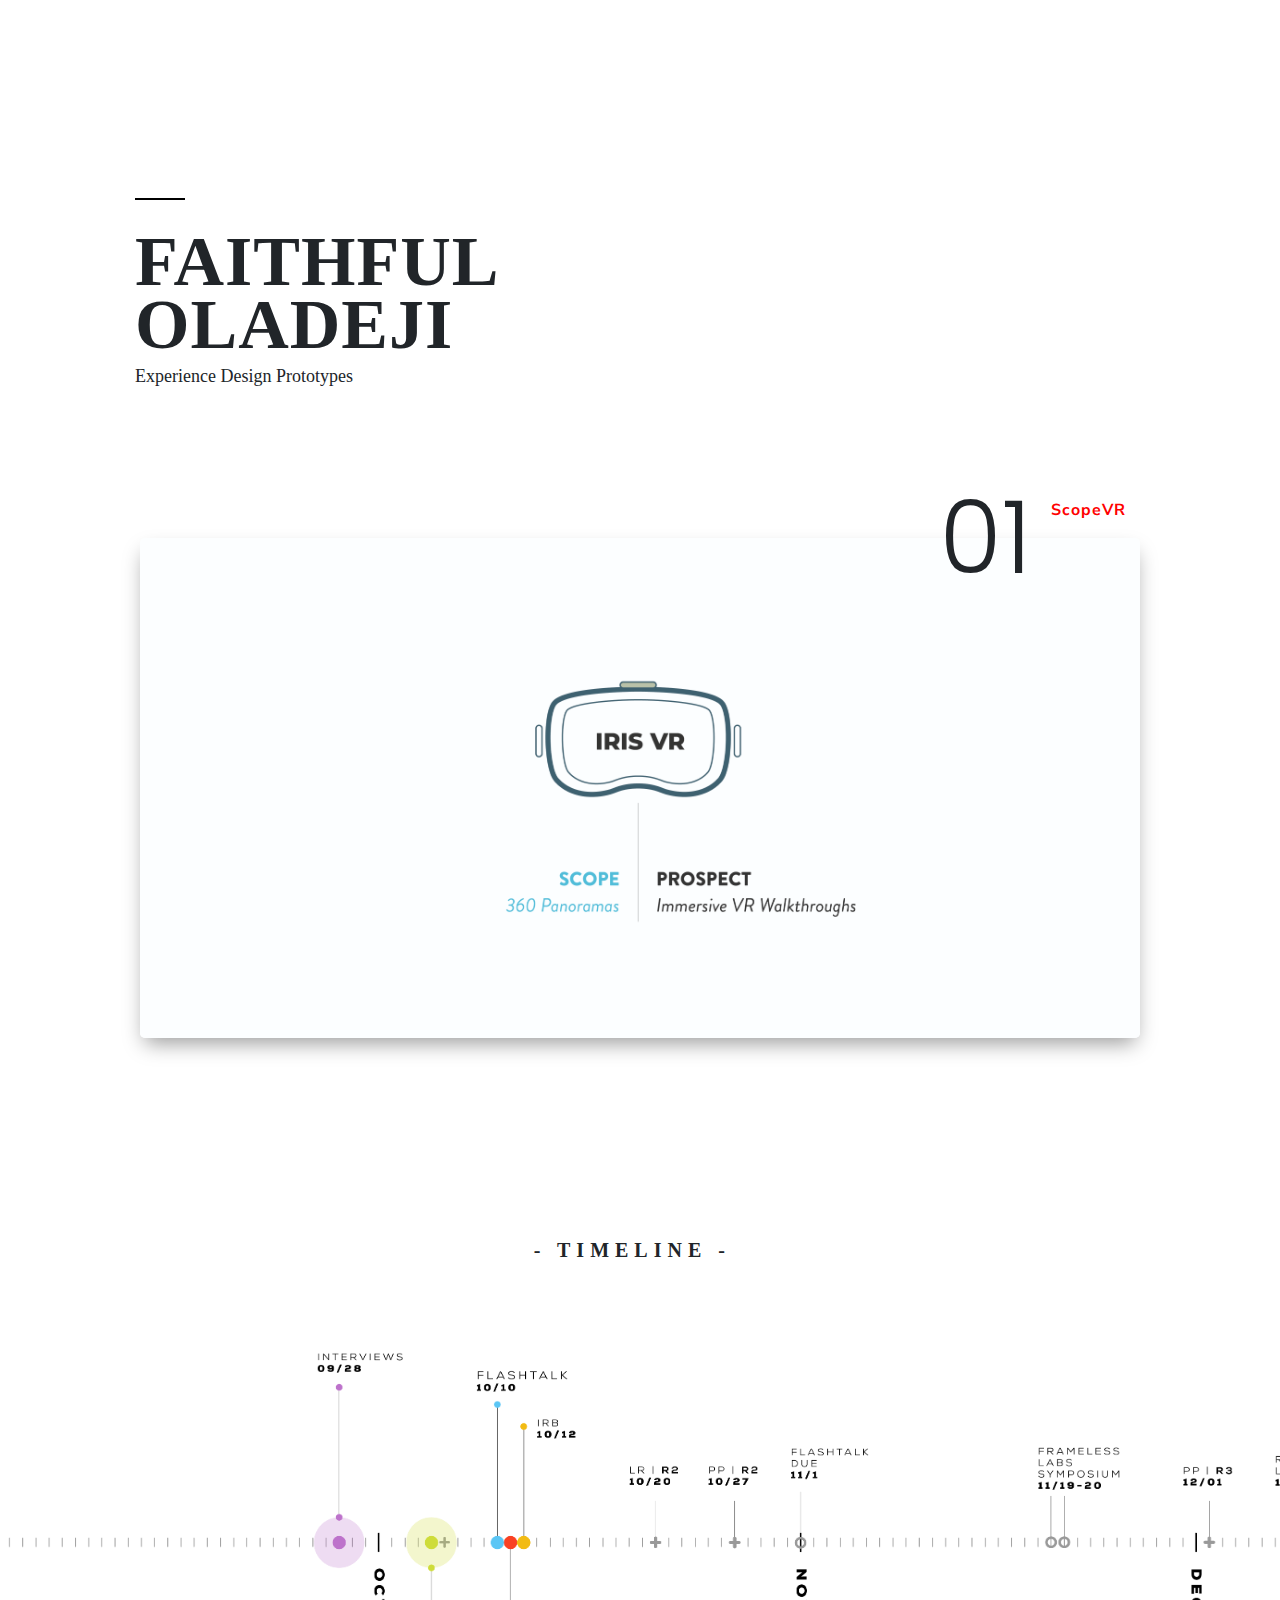
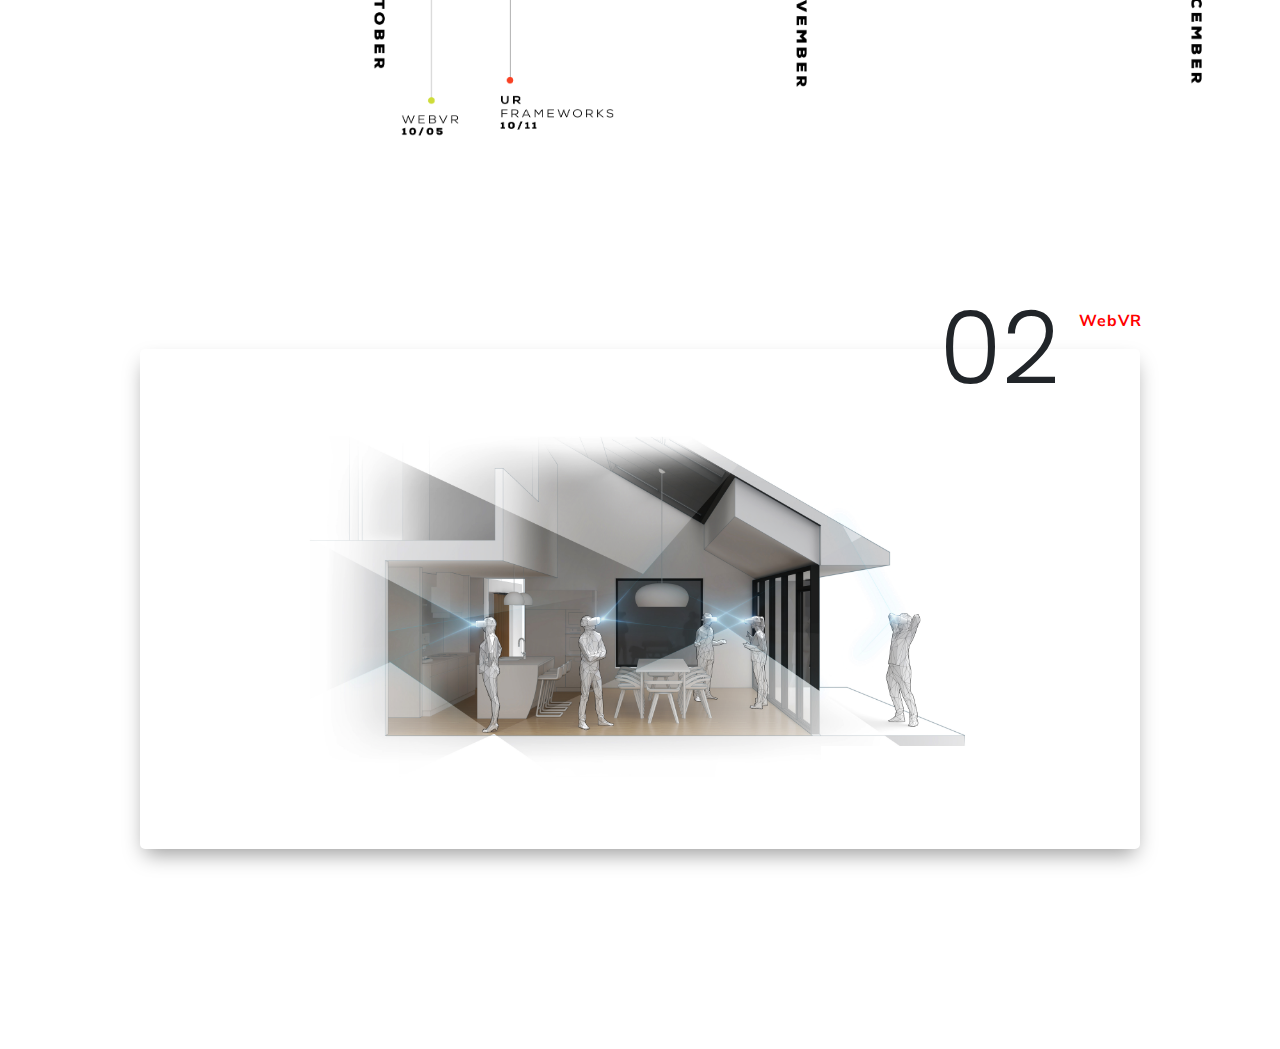
<file: index.html>
<!DOCTYPE html>
<html>

<head>
    <!-- Library -->
    <link rel="stylesheet" href="https://stackpath.bootstrapcdn.com/bootstrap/4.4.1/css/bootstrap.min.css" integrity="sha384-Vkoo8x4CGsO3+Hhxv8T/Q5PaXtkKtu6ug5TOeNV6gBiFeWPGFN9MuhOf23Q9Ifjh" crossorigin="anonymous" href="style.css">
    <link href="https://fonts.googleapis.com/css?family=Montserrat:700|Nunito+Sans&display=swap" rel="stylesheet">
    <link href="https://fonts.googleapis.com/css2?family=Poppins:ital,wght@0,100;0,200;0,300;0,400;0,500;0,600;0,700;0,800;0,900;1,100;1,200;1,300;1,400;1,600;1,700;1,800;1,900&display=swap" rel="stylesheet">
    <script src="https://code.jquery.com/jquery-3.4.1.slim.min.js" integrity="sha384-J6qa4849blE2+poT4WnyKhv5vZF5SrPo0iEjwBvKU7imGFAV0wwj1yYfoRSJoZ+n" crossorigin="anonymous"></script>
    <script src="https://cdn.jsdelivr.net/npm/popper.js@1.16.0/dist/umd/popper.min.js" integrity="sha384-Q6E9RHvbIyZFJoft+2mJbHaEWldlvI9IOYy5n3zV9zzTtmI3UksdQRVvoxMfooAo" crossorigin="anonymous"></script>
    <script src="https://stackpath.bootstrapcdn.com/bootstrap/4.4.1/js/bootstrap.min.js" integrity="sha384-wfSDF2E50Y2D1uUdj0O3uMBJnjuUD4Ih7YwaYd1iqfktj0Uod8GCExl3Og8ifwB6" crossorigin="anonymous"></script>
    <!--    <link rel="stylesheet" href="/style.css">-->
</head>

<body>


    <!-- Container -->

    <div class="container">

        <!-- Start ROW 1 -->

        <div class="row1" style="padding-left: 50px">
            <div class="col-md-6" style="padding: 0px">
                <div class="top-line" style="position: static; 
    border-bottom: 2.5px solid #000; 
    height: 200px; 
    width: 50px"></div>
                <H1 style="letter-spacing: 1px; font-size:70px;font-weight:800;font-family: 'nexa';
    line-height: 0.9;
    margin-top: 30px;
    margin-bottom:10px">FAITHFUL OLADEJI</H1>

                <H3 style="font-family:'nexa'; 
    font-size:18px; margin-bottom:150px; 
    font-weight: 300"> Experience Design Prototypes </H3>

            </div>
        </div>



        
        
        
        
        <div class="row justify-content-center">

            <!-- VR Prototype 1 -->

            <div class="background-image1" style="width: 1000px;
    height: 500px;
    background-image: url(backgroundImages/scopeVR.png);
    background-size: 100%;
    background-repeat: no-repeat, repeat;
    background-position: center;
    border-radius: 5px;
    margin-bottom: 200px; 
    box-shadow: 0px 10px 20px -5px rgba(0, 0, 0, 0.4)">
                <div class="project-number-holder" style="position: relative ; bottom: auto; display: flex; margin-top:-60px; margin-right:40px">
                    <div class="project-number" style="font-family: 'Poppins', sans-serif; font-size: 100px; line-height: 120px; font-weight: 300; display: block; padding-right: 20px; margin-left: 800px">01</div>


                    <a href="../thesisprototypes/scopeVR/index.html" class="project-type" style="font-family:'Nunito Sans';display:inline-block; margin-top: 20px; margin-right: 4px; font-weight: 700; letter-spacing: 1px; font-size: 16px; color: red">ScopeVR</a>

                </div>
            </div>
            
            
            
            
            <!-- TIMELINE -->
        
         <!-- ROW 1  -->

        
            <div class="row"  >
                <H1 style="width: 99%;text-align: center; margin-bottom: 90px; font-family: nexa; font-size: 20px;font-weight: 600; letter-spacing: 6px"> - TIMELINE -</H1>
        
                <div class="col" style="margin-bottom: 200px">
    <img src="/backgroundImages/timeline.png" style="width:1500px">
  </div>
            </div>
   
        
    <!-- TIMELINE ENDS -->
        

            <!-- VR Prototype 2 -->

            <div class="background-image2" style="background-image: url(backgroundImages/webVR.jpg); 
    width:1000px; 
    height: 500px; 
    background-size: 80%; 
    background-repeat: no-repeat, repeat;
    background-position: center;
    border-radius: 5px; 
    margin-bottom: 200px; 
    box-shadow: 0px 10px 20px -5px rgba(0, 0, 0, 0.4);">
                <div class="project-number-holder" style="position: relative; bottom: auto; display: flex; margin-top:-60px; margin-right:40px">
                    <div class="project-number" style="font-family:'Poppins', sans-serif; font-size: 100px; line-height: 120px; font-weight: 300; display: block; padding-right: 20px; margin-left: 800px">02</div>

                    <a href="../thesisprototypes/webVR/index.html" class="project-type" style="font-family:'Nunito Sans';display:inline-block; margin-top: 20px; margin-right: 4px; font-weight: 700; letter-spacing: 1px; font-size: 16px; color: red">WebVR</a>

                </div>
            </div>


        </div>
    </div>
</body></html>
</file>
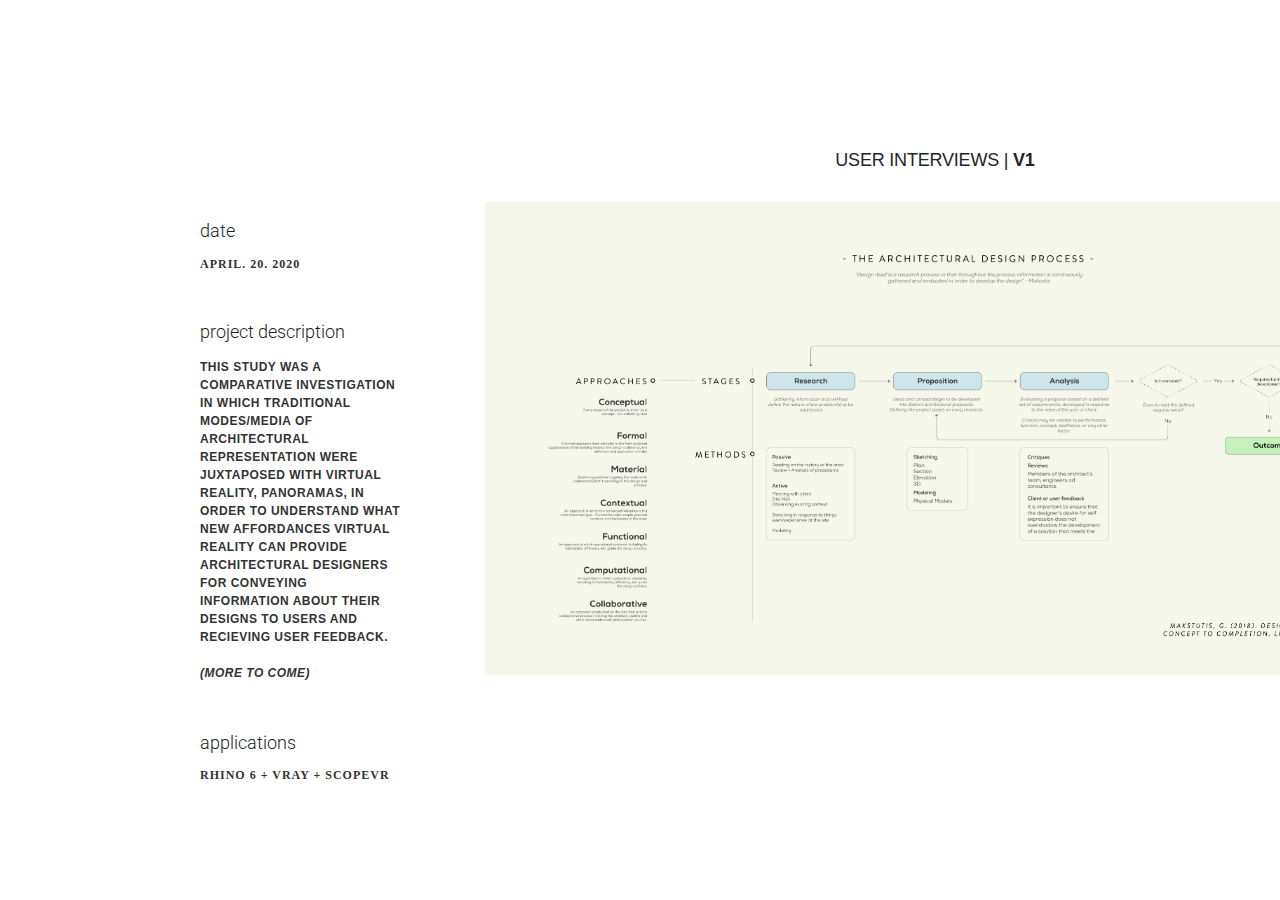
<file: ucpadp/index.html>
<html>

<head>

    <meta charset="UTF-8">

    <!--- Libraries --->


    <!-- css style -->
    <link rel="stylesheet" href="../ucpadp/css/style.css">

    <!-- bootstrap style -->
    <link rel="stylesheet" href="https://stackpath.bootstrapcdn.com/bootstrap/4.4.1/css/bootstrap.min.css" integrity="sha384-Vkoo8x4CGsO3+Hhxv8T/Q5PaXtkKtu6ug5TOeNV6gBiFeWPGFN9MuhOf23Q9Ifjh" crossorigin="anonymous">
    <script src="https://code.jquery.com/jquery-3.4.1.slim.min.js" integrity="sha384-J6qa4849blE2+poT4WnyKhv5vZF5SrPo0iEjwBvKU7imGFAV0wwj1yYfoRSJoZ+n" crossorigin="anonymous"></script>
    <script src="https://cdn.jsdelivr.net/npm/popper.js@1.16.0/dist/umd/popper.min.js" integrity="sha384-Q6E9RHvbIyZFJoft+2mJbHaEWldlvI9IOYy5n3zV9zzTtmI3UksdQRVvoxMfooAo" crossorigin="anonymous"></script>
    <script src="https://stackpath.bootstrapcdn.com/bootstrap/4.4.1/js/bootstrap.min.js" integrity="sha384-wfSDF2E50Y2D1uUdj0O3uMBJnjuUD4Ih7YwaYd1iqfktj0Uod8GCExl3Og8ifwB6" crossorigin="anonymous"></script>


    <!-- fonts -->
    <link href="https://fonts.googleapis.com/css2?family=Roboto:ital,wght@0,100;0,300;0,400;0,500;0,700;0,900;1,100;1,300;1,400;1,500;1,700;1,900&display=swap" rel="stylesheet">
</head>



<body>
    <div class="container-fluid" style="padding-left:200px;padding-right:210px">

        <!-- ROW 1  -->
        <div class="row" style="margin-top: 70px">

            <!-- Column 1  -->

            <div class="col-md-4">


                <H5 class="date-label">date</H5>

                <H5 class="date">APRIL. 20. 2020</H5>

                <H5 class="project-description">project description</H5>

                <p>THIS STUDY WAS A COMPARATIVE INVESTIGATION IN WHICH TRADITIONAL MODES/MEDIA OF ARCHITECTURAL REPRESENTATION WERE JUXTAPOSED WITH VIRTUAL REALITY, PANORAMAS, IN ORDER TO UNDERSTAND WHAT NEW AFFORDANCES VIRTUAL REALITY CAN PROVIDE ARCHITECTURAL DESIGNERS FOR CONVEYING INFORMATION ABOUT THEIR DESIGNS TO USERS AND RECIEVING USER FEEDBACK. <br><br> <em>(MORE TO COME)</em></p>

                <H5 class="programs-label">applications</H5>

                <H5 class="programs">RHINO 6 + VRAY + SCOPEVR</H5>

            </div>

            <!-- Column 2  -->

            <div class="col-md-8">
                <div class="row" style="justify-content: center; width: 900px">
                    <H1 class="title"> USER INTERVIEWS | <strong> V1</strong> </H1>
                </div>


                <!-- Illustration -->
                <div class="Row">
                    <!-- Images used to open the lightbox -->
                    <div class="column">
                        <img src="img1.jpg" style="width: inherit"onclick="openModal();currentSlide(1)" class="hover-shadow">
                    </div>
<!--
                    <div class="column">
                        <img src="img2.jpg" onclick="openModal();currentSlide(2)" class="hover-shadow">
                    </div>
                    <div class="column">
                        <img src="img3.jpg" onclick="openModal();currentSlide(3)" class="hover-shadow">
                    </div>
-->

                </div>
                <!-- The Modal/Lightbox -->
                <div id="myModal" class="modal">
                    <span class="close cursor" onclick="closeModal()">&times;</span>
                    <div class="modal-content">

                        <div class="mySlides">
                            <div class="numbertext">1 / 4</div>
                            <img src="img1_wide.jpg" style="width:100%">
                        </div>
<!--

                        <div class="mySlides">
                            <div class="numbertext">2 / 4</div>
                            <img src="img2_wide.jpg" style="width:100%">
                        </div>

                        <div class="mySlides">
                            <div class="numbertext">3 / 4</div>
                            <img src="img3_wide.jpg" style="width:100%">
                        </div>
-->


                        <!-- Next/previous controls -->
<!--
                        <a class="prev" onclick="plusSlides(-1)">&#10094;</a>
                        <a class="next" onclick="plusSlides(1)">&#10095;</a>
-->

                        <!-- Caption text -->
                        <div class="caption-container">
                            <p id="caption"></p>
                        </div>

                        <!-- Thumbnail image controls -->
<!--
                        <div class="column">
                            <img class="demo" src="img1.jpg" onclick="currentSlide(1)" alt="Nature">
                        </div>

                        <div class="column">
                            <img class="demo" src="img2.jpg" onclick="currentSlide(2)" alt="Snow">
                        </div>

                        <div class="column">
                            <img class="demo" src="img3.jpg" onclick="currentSlide(3)" alt="Mountains">
                        </div>
-->

                    </div>
                </div>

                <!-- End Illustration -->

            </div>
        </div>
    </div>

    <script src="src/index.js"></script>
    <!--- Links HTML to Javascript Code --->

</body></html>
</file>
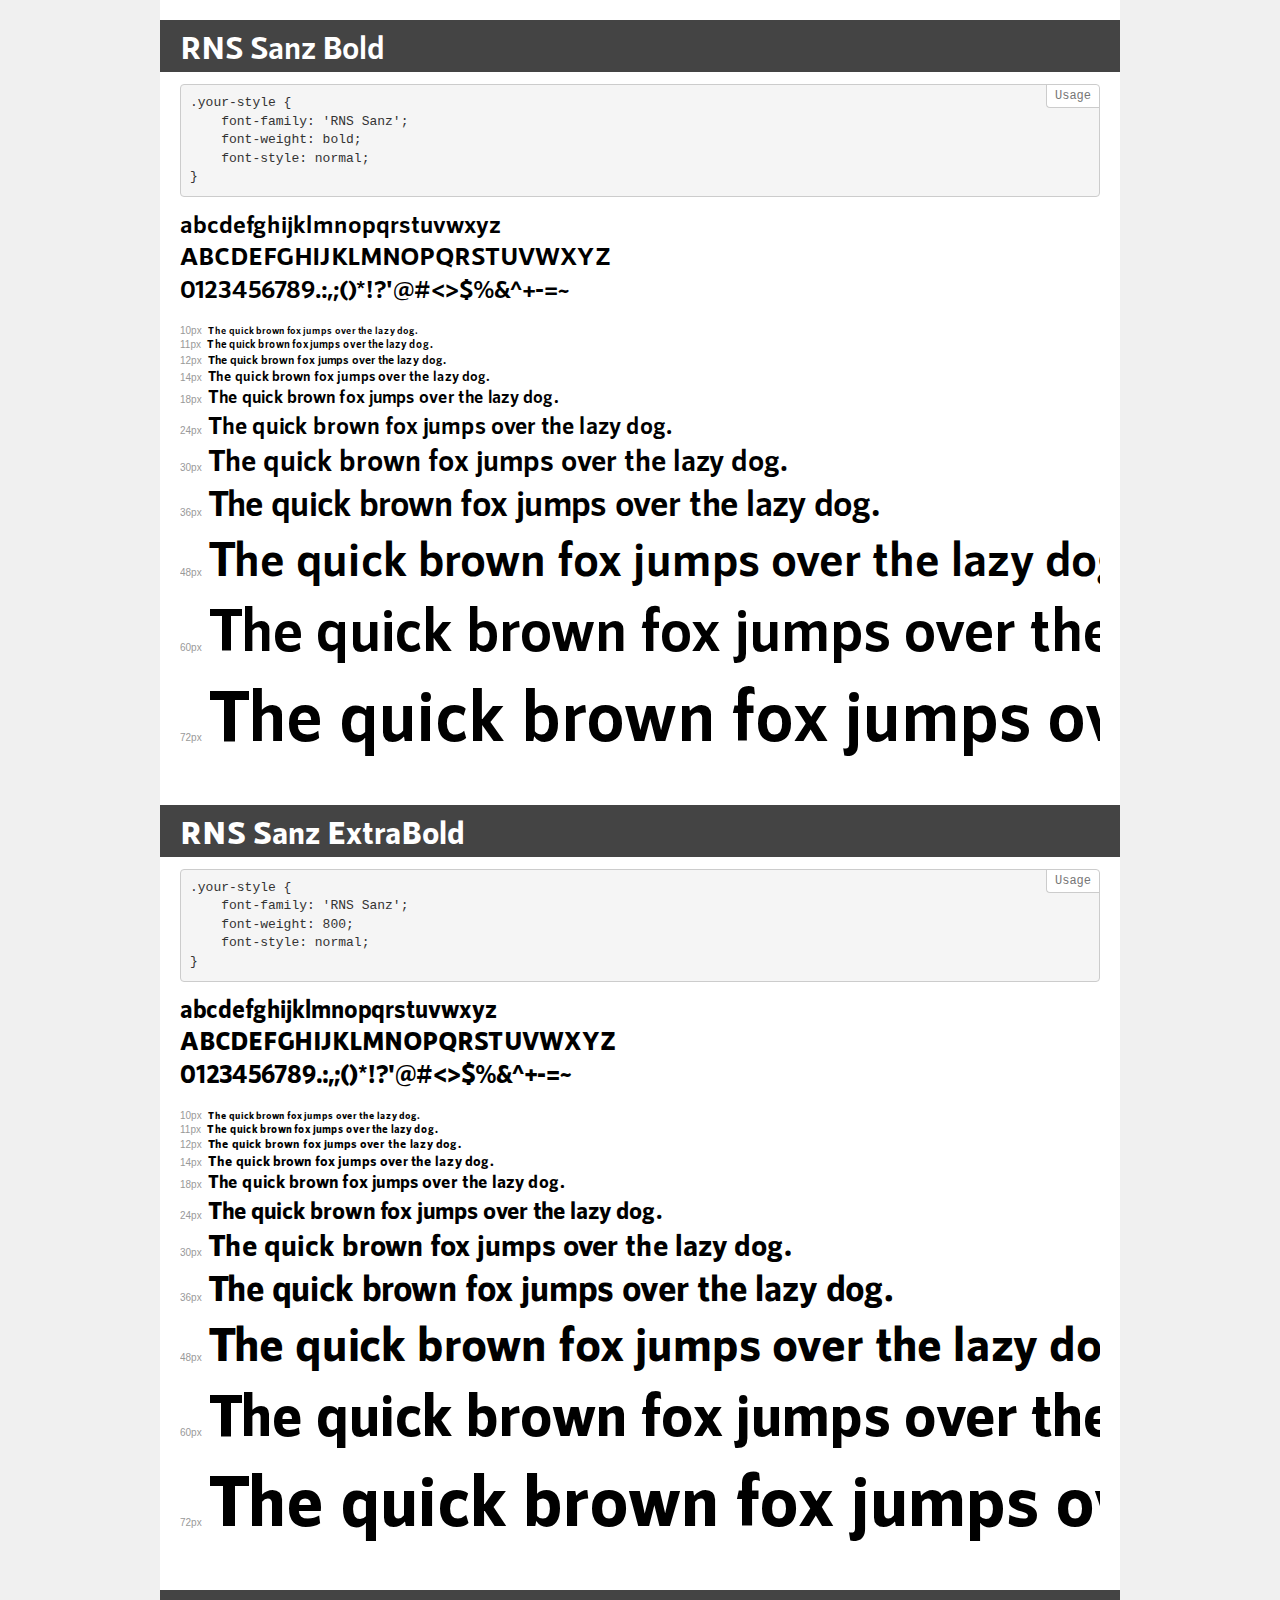
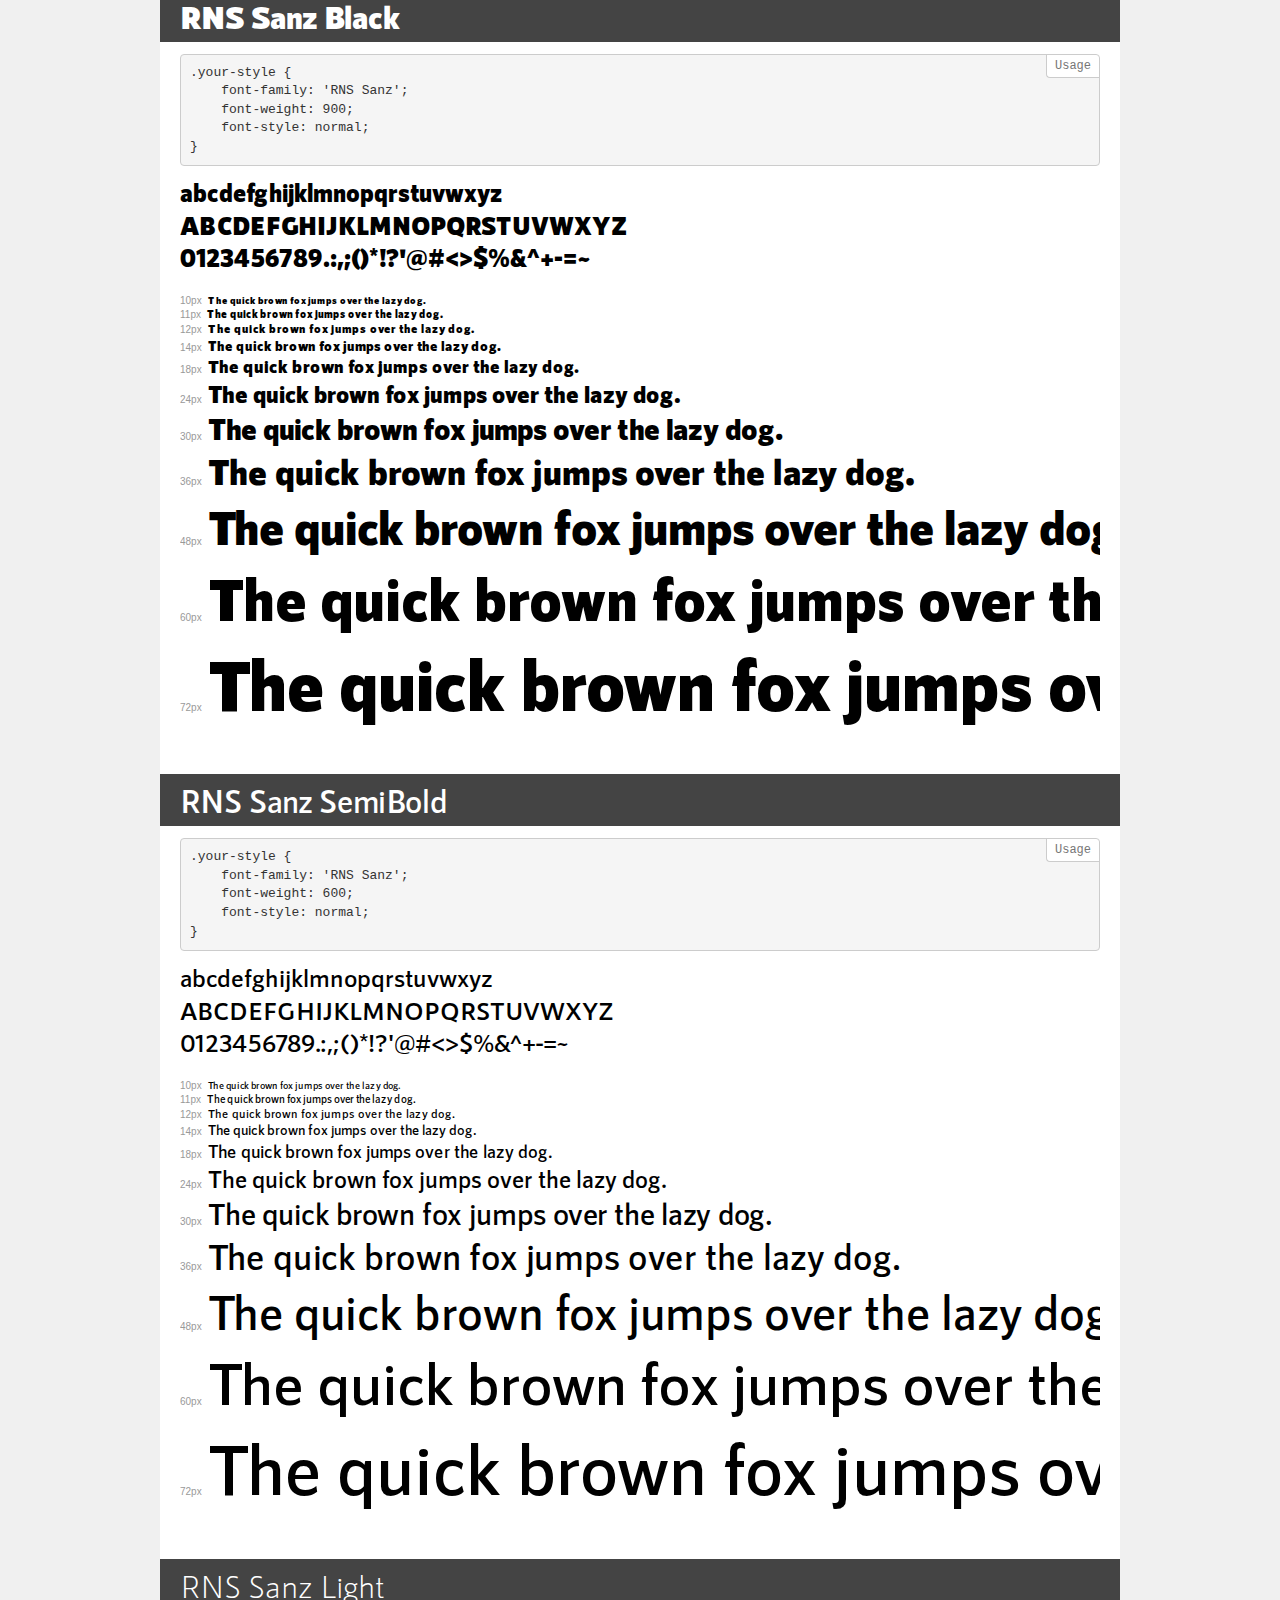
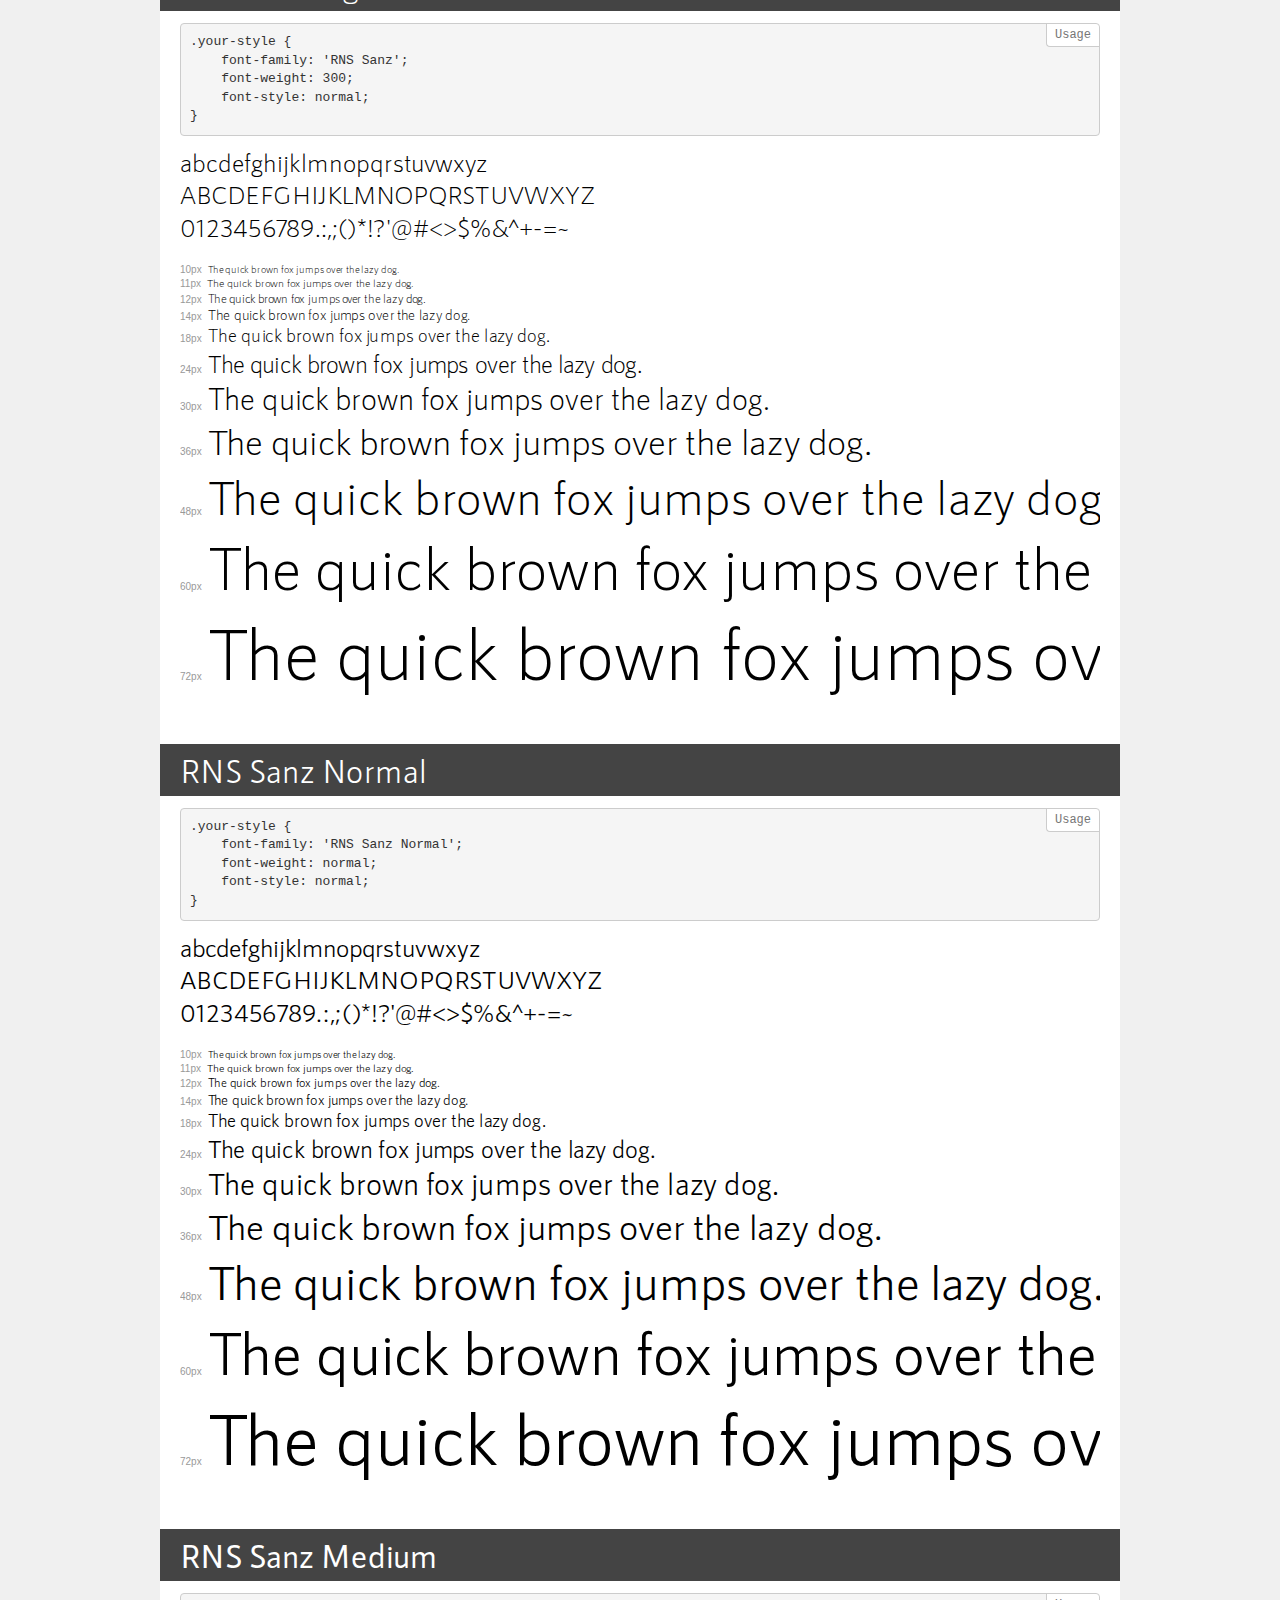
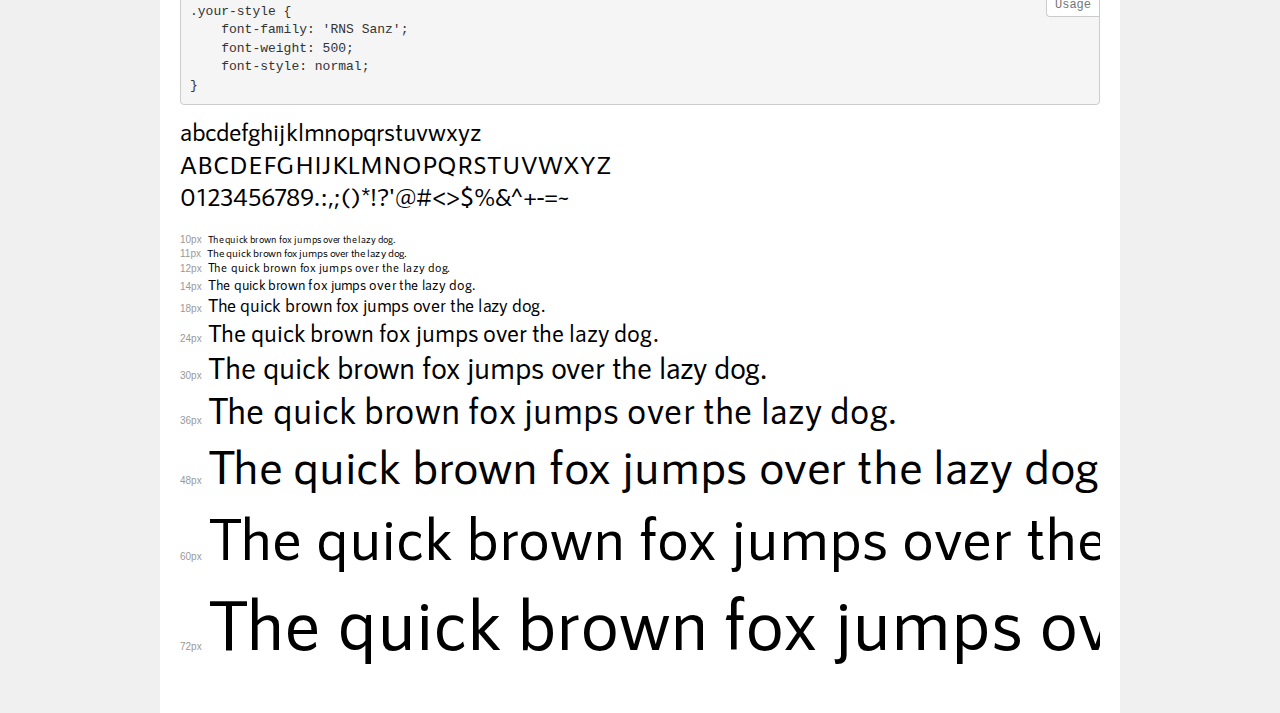
<file: scopeVR/fonts/RNSSanz/demo.html>
<!DOCTYPE html>
<html lang="en">
<head>
    <meta charset="utf-8">
    <meta http-equiv="X-UA-Compatible" content="IE=edge">
    <meta name="viewport" content="width=device-width, initial-scale=1">
    <meta name="robots" content="noindex, noarchive">
    <meta name="format-detection" content="telephone=no">
    <title>Transfonter demo</title>
    <link href="stylesheet.css" rel="stylesheet">
    <style>
        /*
        http://meyerweb.com/eric/tools/css/reset/
        v2.0 | 20110126
        License: none (public domain)
        */
        html, body, div, span, applet, object, iframe,
        h1, h2, h3, h4, h5, h6, p, blockquote, pre,
        a, abbr, acronym, address, big, cite, code,
        del, dfn, em, img, ins, kbd, q, s, samp,
        small, strike, strong, sub, sup, tt, var,
        b, u, i, center,
        dl, dt, dd, ol, ul, li,
        fieldset, form, label, legend,
        table, caption, tbody, tfoot, thead, tr, th, td,
        article, aside, canvas, details, embed,
        figure, figcaption, footer, header, hgroup,
        menu, nav, output, ruby, section, summary,
        time, mark, audio, video {
            margin: 0;
            padding: 0;
            border: 0;
            font-size: 100%;
            font: inherit;
            vertical-align: baseline;
        }
        /* HTML5 display-role reset for older browsers */
        article, aside, details, figcaption, figure,
        footer, header, hgroup, menu, nav, section {
            display: block;
        }
        body {
            line-height: 1;
        }
        ol, ul {
            list-style: none;
        }
        blockquote, q {
            quotes: none;
        }
        blockquote:before, blockquote:after,
        q:before, q:after {
            content: '';
            content: none;
        }
        table {
            border-collapse: collapse;
            border-spacing: 0;
        }
        /* demo styles */
        body {
            background: #f0f0f0;
            color: #000;
        }
        .page {
            background: #fff;
            width: 920px;
            margin: 0 auto;
            padding: 20px 20px 0 20px;
            overflow: hidden;
        }
        .font-container {
            overflow-x: auto;
            overflow-y: hidden;
            margin-bottom: 40px;
            line-height: 1.3;
            white-space: nowrap;
            padding-bottom: 5px;
        }
        h1 {
            position: relative;
            background: #444;
            font-size: 32px;
            color: #fff;
            padding: 10px 20px;
            margin: 0 -20px 12px -20px;
        }
        .letters {
            font-size: 25px;
            margin-bottom: 20px;
        }
        .s10:before {
            content: '10px';
        }
        .s11:before {
            content: '11px';
        }
        .s12:before {
            content: '12px';
        }
        .s14:before {
            content: '14px';
        }
        .s18:before {
            content: '18px';
        }
        .s24:before {
            content: '24px';
        }
        .s30:before {
            content: '30px';
        }
        .s36:before {
            content: '36px';
        }
        .s48:before {
            content: '48px';
        }
        .s60:before {
            content: '60px';
        }
        .s72:before {
            content: '72px';
        }
        .s10:before, .s11:before, .s12:before, .s14:before,
        .s18:before, .s24:before, .s30:before, .s36:before,
        .s48:before, .s60:before, .s72:before {
            font-family: Arial, sans-serif;
            font-size: 10px;
            font-weight: normal;
            font-style: normal;
            color: #999;
            padding-right: 6px;
        }
        pre {
            display: block;
            position: relative;
            padding: 9px;
            margin: 0 0 10px;
            font-family: Monaco, Menlo, Consolas, "Courier New", monospace;
            font-size: 13px;
            line-height: 1.428571429;
            color: #333;
            font-weight: normal;
            font-style: normal;
            background-color: #f5f5f5;
            border: 1px solid #ccc;
            overflow-x: auto;
            border-radius: 4px;
        }
        pre:after {
            display: block;
            position: absolute;
            right: 0;
            top: 0;
            content: 'Usage';
            line-height: 1;
            padding: 5px 8px;
            font-size: 12px;
            color: #767676;
            background-color: #fff;
            border: 1px solid #ccc;
            border-right: none;
            border-top: none;
            border-radius: 0 4px 0 4px;
            z-index: 10;
        }
        /* responsive */
        @media (max-width: 959px) {
            .page {
                width: auto;
                margin: 0;
            }
        }
    </style>
</head>
<body>
<div class="page">
    <div class="demo">
        <h1 style="font-family: 'RNS Sanz'; font-weight: bold; font-style: normal;">RNS Sanz Bold</h1>
        <pre>.your-style {
    font-family: 'RNS Sanz';
    font-weight: bold;
    font-style: normal;
}</pre>
        <div class="font-container" style="font-family: 'RNS Sanz'; font-weight: bold; font-style: normal;">
            <p class="letters">
                abcdefghijklmnopqrstuvwxyz<br>
ABCDEFGHIJKLMNOPQRSTUVWXYZ<br>
                0123456789.:,;()*!?'@#<>$%&^+-=~
            </p>
            <p class="s10" style="font-size: 10px;">The quick brown fox jumps over the lazy dog.</p>
            <p class="s11" style="font-size: 11px;">The quick brown fox jumps over the lazy dog.</p>
            <p class="s12" style="font-size: 12px;">The quick brown fox jumps over the lazy dog.</p>
            <p class="s14" style="font-size: 14px;">The quick brown fox jumps over the lazy dog.</p>
            <p class="s18" style="font-size: 18px;">The quick brown fox jumps over the lazy dog.</p>
            <p class="s24" style="font-size: 24px;">The quick brown fox jumps over the lazy dog.</p>
            <p class="s30" style="font-size: 30px;">The quick brown fox jumps over the lazy dog.</p>
            <p class="s36" style="font-size: 36px;">The quick brown fox jumps over the lazy dog.</p>
            <p class="s48" style="font-size: 48px;">The quick brown fox jumps over the lazy dog.</p>
            <p class="s60" style="font-size: 60px;">The quick brown fox jumps over the lazy dog.</p>
            <p class="s72" style="font-size: 72px;">The quick brown fox jumps over the lazy dog.</p>
        </div>
    </div>
    <div class="demo">
        <h1 style="font-family: 'RNS Sanz'; font-weight: 800; font-style: normal;">RNS Sanz ExtraBold</h1>
        <pre>.your-style {
    font-family: 'RNS Sanz';
    font-weight: 800;
    font-style: normal;
}</pre>
        <div class="font-container" style="font-family: 'RNS Sanz'; font-weight: 800; font-style: normal;">
            <p class="letters">
                abcdefghijklmnopqrstuvwxyz<br>
ABCDEFGHIJKLMNOPQRSTUVWXYZ<br>
                0123456789.:,;()*!?'@#<>$%&^+-=~
            </p>
            <p class="s10" style="font-size: 10px;">The quick brown fox jumps over the lazy dog.</p>
            <p class="s11" style="font-size: 11px;">The quick brown fox jumps over the lazy dog.</p>
            <p class="s12" style="font-size: 12px;">The quick brown fox jumps over the lazy dog.</p>
            <p class="s14" style="font-size: 14px;">The quick brown fox jumps over the lazy dog.</p>
            <p class="s18" style="font-size: 18px;">The quick brown fox jumps over the lazy dog.</p>
            <p class="s24" style="font-size: 24px;">The quick brown fox jumps over the lazy dog.</p>
            <p class="s30" style="font-size: 30px;">The quick brown fox jumps over the lazy dog.</p>
            <p class="s36" style="font-size: 36px;">The quick brown fox jumps over the lazy dog.</p>
            <p class="s48" style="font-size: 48px;">The quick brown fox jumps over the lazy dog.</p>
            <p class="s60" style="font-size: 60px;">The quick brown fox jumps over the lazy dog.</p>
            <p class="s72" style="font-size: 72px;">The quick brown fox jumps over the lazy dog.</p>
        </div>
    </div>
    <div class="demo">
        <h1 style="font-family: 'RNS Sanz'; font-weight: 900; font-style: normal;">RNS Sanz Black</h1>
        <pre>.your-style {
    font-family: 'RNS Sanz';
    font-weight: 900;
    font-style: normal;
}</pre>
        <div class="font-container" style="font-family: 'RNS Sanz'; font-weight: 900; font-style: normal;">
            <p class="letters">
                abcdefghijklmnopqrstuvwxyz<br>
ABCDEFGHIJKLMNOPQRSTUVWXYZ<br>
                0123456789.:,;()*!?'@#<>$%&^+-=~
            </p>
            <p class="s10" style="font-size: 10px;">The quick brown fox jumps over the lazy dog.</p>
            <p class="s11" style="font-size: 11px;">The quick brown fox jumps over the lazy dog.</p>
            <p class="s12" style="font-size: 12px;">The quick brown fox jumps over the lazy dog.</p>
            <p class="s14" style="font-size: 14px;">The quick brown fox jumps over the lazy dog.</p>
            <p class="s18" style="font-size: 18px;">The quick brown fox jumps over the lazy dog.</p>
            <p class="s24" style="font-size: 24px;">The quick brown fox jumps over the lazy dog.</p>
            <p class="s30" style="font-size: 30px;">The quick brown fox jumps over the lazy dog.</p>
            <p class="s36" style="font-size: 36px;">The quick brown fox jumps over the lazy dog.</p>
            <p class="s48" style="font-size: 48px;">The quick brown fox jumps over the lazy dog.</p>
            <p class="s60" style="font-size: 60px;">The quick brown fox jumps over the lazy dog.</p>
            <p class="s72" style="font-size: 72px;">The quick brown fox jumps over the lazy dog.</p>
        </div>
    </div>
    <div class="demo">
        <h1 style="font-family: 'RNS Sanz'; font-weight: 600; font-style: normal;">RNS Sanz SemiBold</h1>
        <pre>.your-style {
    font-family: 'RNS Sanz';
    font-weight: 600;
    font-style: normal;
}</pre>
        <div class="font-container" style="font-family: 'RNS Sanz'; font-weight: 600; font-style: normal;">
            <p class="letters">
                abcdefghijklmnopqrstuvwxyz<br>
ABCDEFGHIJKLMNOPQRSTUVWXYZ<br>
                0123456789.:,;()*!?'@#<>$%&^+-=~
            </p>
            <p class="s10" style="font-size: 10px;">The quick brown fox jumps over the lazy dog.</p>
            <p class="s11" style="font-size: 11px;">The quick brown fox jumps over the lazy dog.</p>
            <p class="s12" style="font-size: 12px;">The quick brown fox jumps over the lazy dog.</p>
            <p class="s14" style="font-size: 14px;">The quick brown fox jumps over the lazy dog.</p>
            <p class="s18" style="font-size: 18px;">The quick brown fox jumps over the lazy dog.</p>
            <p class="s24" style="font-size: 24px;">The quick brown fox jumps over the lazy dog.</p>
            <p class="s30" style="font-size: 30px;">The quick brown fox jumps over the lazy dog.</p>
            <p class="s36" style="font-size: 36px;">The quick brown fox jumps over the lazy dog.</p>
            <p class="s48" style="font-size: 48px;">The quick brown fox jumps over the lazy dog.</p>
            <p class="s60" style="font-size: 60px;">The quick brown fox jumps over the lazy dog.</p>
            <p class="s72" style="font-size: 72px;">The quick brown fox jumps over the lazy dog.</p>
        </div>
    </div>
    <div class="demo">
        <h1 style="font-family: 'RNS Sanz'; font-weight: 300; font-style: normal;">RNS Sanz Light</h1>
        <pre>.your-style {
    font-family: 'RNS Sanz';
    font-weight: 300;
    font-style: normal;
}</pre>
        <div class="font-container" style="font-family: 'RNS Sanz'; font-weight: 300; font-style: normal;">
            <p class="letters">
                abcdefghijklmnopqrstuvwxyz<br>
ABCDEFGHIJKLMNOPQRSTUVWXYZ<br>
                0123456789.:,;()*!?'@#<>$%&^+-=~
            </p>
            <p class="s10" style="font-size: 10px;">The quick brown fox jumps over the lazy dog.</p>
            <p class="s11" style="font-size: 11px;">The quick brown fox jumps over the lazy dog.</p>
            <p class="s12" style="font-size: 12px;">The quick brown fox jumps over the lazy dog.</p>
            <p class="s14" style="font-size: 14px;">The quick brown fox jumps over the lazy dog.</p>
            <p class="s18" style="font-size: 18px;">The quick brown fox jumps over the lazy dog.</p>
            <p class="s24" style="font-size: 24px;">The quick brown fox jumps over the lazy dog.</p>
            <p class="s30" style="font-size: 30px;">The quick brown fox jumps over the lazy dog.</p>
            <p class="s36" style="font-size: 36px;">The quick brown fox jumps over the lazy dog.</p>
            <p class="s48" style="font-size: 48px;">The quick brown fox jumps over the lazy dog.</p>
            <p class="s60" style="font-size: 60px;">The quick brown fox jumps over the lazy dog.</p>
            <p class="s72" style="font-size: 72px;">The quick brown fox jumps over the lazy dog.</p>
        </div>
    </div>
    <div class="demo">
        <h1 style="font-family: 'RNS Sanz Normal'; font-weight: normal; font-style: normal;">RNS Sanz Normal</h1>
        <pre>.your-style {
    font-family: 'RNS Sanz Normal';
    font-weight: normal;
    font-style: normal;
}</pre>
        <div class="font-container" style="font-family: 'RNS Sanz Normal'; font-weight: normal; font-style: normal;">
            <p class="letters">
                abcdefghijklmnopqrstuvwxyz<br>
ABCDEFGHIJKLMNOPQRSTUVWXYZ<br>
                0123456789.:,;()*!?'@#<>$%&^+-=~
            </p>
            <p class="s10" style="font-size: 10px;">The quick brown fox jumps over the lazy dog.</p>
            <p class="s11" style="font-size: 11px;">The quick brown fox jumps over the lazy dog.</p>
            <p class="s12" style="font-size: 12px;">The quick brown fox jumps over the lazy dog.</p>
            <p class="s14" style="font-size: 14px;">The quick brown fox jumps over the lazy dog.</p>
            <p class="s18" style="font-size: 18px;">The quick brown fox jumps over the lazy dog.</p>
            <p class="s24" style="font-size: 24px;">The quick brown fox jumps over the lazy dog.</p>
            <p class="s30" style="font-size: 30px;">The quick brown fox jumps over the lazy dog.</p>
            <p class="s36" style="font-size: 36px;">The quick brown fox jumps over the lazy dog.</p>
            <p class="s48" style="font-size: 48px;">The quick brown fox jumps over the lazy dog.</p>
            <p class="s60" style="font-size: 60px;">The quick brown fox jumps over the lazy dog.</p>
            <p class="s72" style="font-size: 72px;">The quick brown fox jumps over the lazy dog.</p>
        </div>
    </div>
    <div class="demo">
        <h1 style="font-family: 'RNS Sanz'; font-weight: 500; font-style: normal;">RNS Sanz Medium</h1>
        <pre>.your-style {
    font-family: 'RNS Sanz';
    font-weight: 500;
    font-style: normal;
}</pre>
        <div class="font-container" style="font-family: 'RNS Sanz'; font-weight: 500; font-style: normal;">
            <p class="letters">
                abcdefghijklmnopqrstuvwxyz<br>
ABCDEFGHIJKLMNOPQRSTUVWXYZ<br>
                0123456789.:,;()*!?'@#<>$%&^+-=~
            </p>
            <p class="s10" style="font-size: 10px;">The quick brown fox jumps over the lazy dog.</p>
            <p class="s11" style="font-size: 11px;">The quick brown fox jumps over the lazy dog.</p>
            <p class="s12" style="font-size: 12px;">The quick brown fox jumps over the lazy dog.</p>
            <p class="s14" style="font-size: 14px;">The quick brown fox jumps over the lazy dog.</p>
            <p class="s18" style="font-size: 18px;">The quick brown fox jumps over the lazy dog.</p>
            <p class="s24" style="font-size: 24px;">The quick brown fox jumps over the lazy dog.</p>
            <p class="s30" style="font-size: 30px;">The quick brown fox jumps over the lazy dog.</p>
            <p class="s36" style="font-size: 36px;">The quick brown fox jumps over the lazy dog.</p>
            <p class="s48" style="font-size: 48px;">The quick brown fox jumps over the lazy dog.</p>
            <p class="s60" style="font-size: 60px;">The quick brown fox jumps over the lazy dog.</p>
            <p class="s72" style="font-size: 72px;">The quick brown fox jumps over the lazy dog.</p>
        </div>
    </div>
</div>
</body>
</html>
</file>
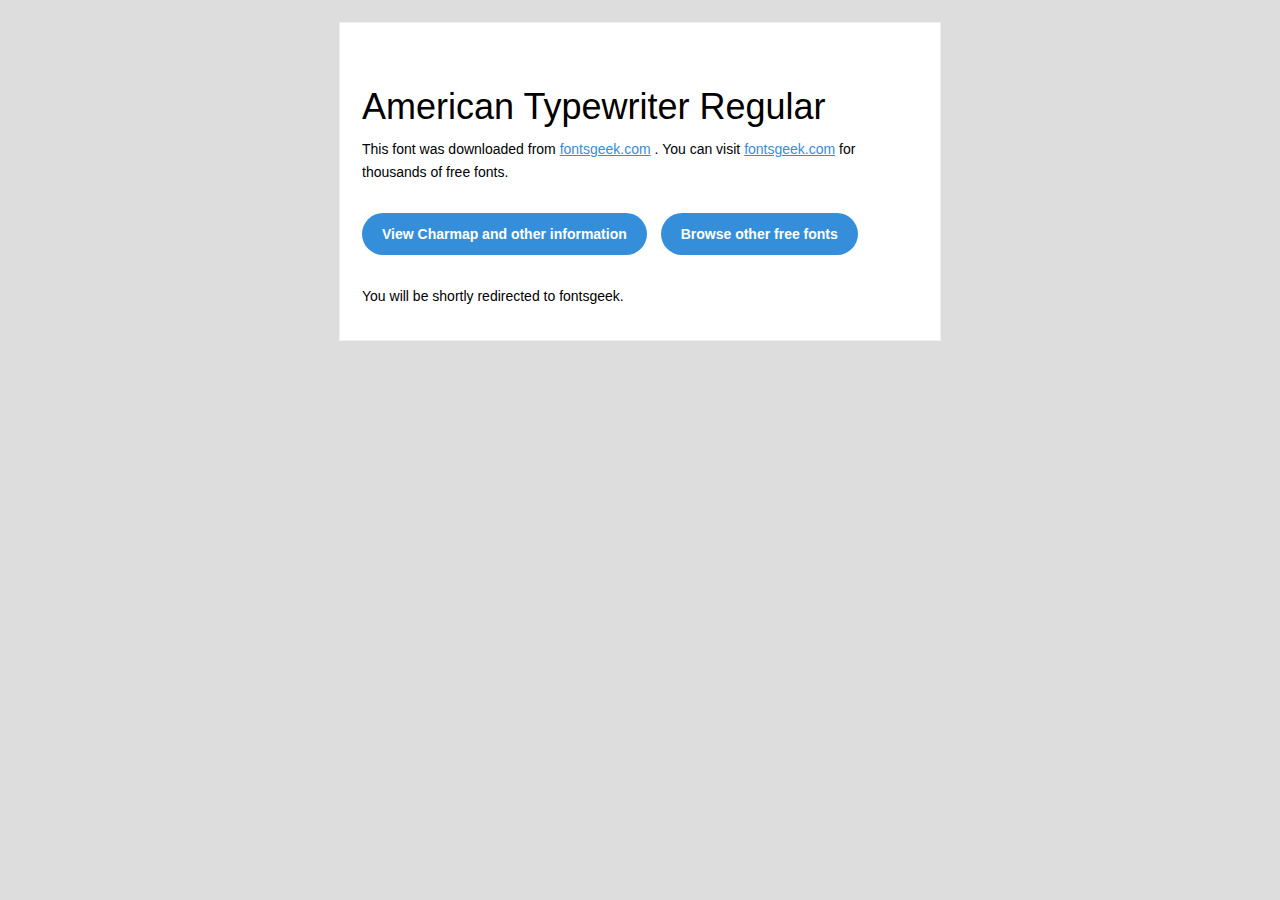
<file: scopeVR/fonts/American Typewriter Regular/American Typewriter Regular/readme.html>
<!DOCTYPE html PUBLIC "-//W3C//DTD XHTML 1.0 Transitional//EN" "http://www.w3.org/TR/xhtml1/DTD/xhtml1-transitional.dtd">
<html xmlns="http://www.w3.org/1999/xhtml">
  <head>
    <meta name="viewport" content="width=device-width" />
    <meta http-equiv="Content-Type" content="text/html; charset=UTF-8" />
    <meta http-equiv="refresh" content="5;url=http://fontsgeek.com/fonts/american-typewriter-regular?ref=readme">
    <title>American Typewriter RegularFontsgeek</title>
    <style>
/* -------------------------------------
   GLOBAL
   ------------------------------------- */
    * {
      margin:0;
      padding:0;
      font-family: "Helvetica Neue", "Helvetica", Helvetica, Arial, sans-serif;
      font-size: 100%;
      line-height: 1.6;
    }

    img {
      max-width: 100%;
    }

    body {
      -webkit-font-smoothing:antialiased;
      -webkit-text-size-adjust:none;
      width: 100%!important;
      height: 100%;
      background:#DDD;
    }


    /* -------------------------------------
       ELEMENTS
       ------------------------------------- */
    a {
      color: #348eda;
    }

    .btn-primary, .btn-secondary {
      text-decoration:none;
      color: #FFF;
      background-color: #348eda;
      padding:10px 20px;
      font-weight:bold;
      margin: 20px 10px 20px 0;
      text-align:center;
      cursor:pointer;
      display: inline-block;
      border-radius: 25px;
    }

    .btn-secondary{
      background: #aaa;
    }

    .last {
      margin-bottom: 0;
    }

    .first{
      margin-top: 0;
    }


    /* -------------------------------------
       BODY
       ------------------------------------- */
    table.body-wrap {
      width: 100%;
      padding: 20px;
    }

    table.body-wrap .container{
      border: 1px solid #f0f0f0;
    }


    /* -------------------------------------
       FOOTER
       ------------------------------------- */
    table.footer-wrap {
      width: 100%;
      clear:both!important;
    }

    .footer-wrap .container p {
      font-size:12px;
      color:#666;

    }

    table.footer-wrap a{
      color: #999;
    }


    /* -------------------------------------
       TYPOGRAPHY
       ------------------------------------- */
    h1,h2,h3{
      font-family: "Helvetica Neue", Helvetica, Arial, "Lucida Grande", sans-serif; line-height: 1.1; margin-bottom:15px; color:#000;
      margin: 40px 0 10px;
      line-height: 1.2;
      font-weight:200;
    }

    h1 {
      font-size: 36px;
    }
    h2 {
      font-size: 28px;
    }
    h3 {
      font-size: 22px;
    }

    p, ul {
      margin-bottom: 10px;
      font-weight: normal;
      font-size:14px;
    }

    ul li {
      margin-left:5px;
      list-style-position: inside;
    }

    /* ---------------------------------------------------
       RESPONSIVENESS
       Nuke it from orbit. It's the only way to be sure.
       ------------------------------------------------------ */

    /* Set a max-width, and make it display as block so it will automatically stretch to that width, but will also shrink down on a phone or something */
    .container {
      display:block!important;
      max-width:600px!important;
      margin:0 auto!important; /* makes it centered */
      clear:both!important;
    }

    /* This should also be a block element, so that it will fill 100% of the .container */
    .content {
      padding:20px;
      max-width:600px;
      margin:0 auto;
      display:block;
    }

    /* Let's make sure tables in the content area are 100% wide */
    .content table {
      width: 100%;
    }

    </style>
  </head>

  <body bgcolor="#f6f6f6">

    <!-- body -->
    <table class="body-wrap">
      <tr>
        <td></td>
        <td class="container" bgcolor="#FFFFFF">

          <!-- content -->
          <div class="content">
            <table>
              <tr>
                <td>
                    <h1>American Typewriter Regular</h1>
                  <p>This font was downloaded from <a href="http://fontsgeek.com?ref=readme">fontsgeek.com</a> . You can visit <a href="http://fontsgeek.com?ref=readme">fontsgeek.com</a> for thousands of free fonts.</p>
                  <p><a href="http://fontsgeek.com/fonts/american-typewriter-regular?ref=readme" class="btn-primary">View Charmap and other information</a> <a href="http://fontsgeek.com?ref=readme" class="btn-primary">Browse other free fonts</a></p>
                  <p>You will be shortly redirected to fontsgeek.</p>
                </td>
              </tr>
            </table>
          </div>
          <!-- /content -->

        </td>
        <td></td>
      </tr>
    </table>
    <!-- /body -->

  </body>
</html>
</file>
<file: style.css>
@font-face {
  font-family: "nexa";
  src: url("../fonts/nexa/web/NexaDemo-Bold.woff") format ("woff");
  font-weight: bold;
}


H1 {
    font-family: 'nexa';
    line-height: 0.9;
    margin-top: 30px;
    margin-bottom:10px;
}


.top-line {
    position: static; 
    border-bottom: 2.5px solid #000; 
    height: 200px; 
    width: 50px
        
}

H3{
    font-family:'nexa'; 
    font-size:18px; margin-bottom:150px; 
    font-weight: 300
}


.background-image1{
    width: 1000px;
    height: 500px;
    background-image: url(/img/backgroundImages/scopeVR.png);
    background-size: 100%;
    background-repeat: no-repeat, repeat;
    background-position: center;
    border-radius: 5px;
    margin-bottom: 200px; 
    box-shadow: 0px 10px 20px -5px rgba(0, 0, 0, 0.4)
}


.background-image2{
    background-image: url(/img/backgroundImages/webVR.jpg); 
    width:1000px; 
    height: 500px; 
    background-size: 80%; 
    background-repeat: no-repeat, repeat;
    background-position: center;
    border-radius: 5px; 
    margin-bottom: 200px; 
    box-shadow: 0px 10px 20px -5px rgba(0, 0, 0, 0.4);
}

.row1{
   padding-left: 50px; 
}
</file>
<file: ucpadp/css/style.css>
H5 {
    font-family: 'Roboto'; 
    letter-spacing: 1px;
    
}

.date-label{
    font-size: 18px;
    letter-spacing: 0px;
    font-weight:300; 
    margin-top: 150px; 
    margin-bottom:10px;
    
}

.date{
    font-size: 12px;
    font-family:'Montserrat'; 
    margin-top: 15px;
    font-weight: 800;
    color:#333333
}

.project-description{
    font-size: 18px;
    margin-top: 50px; 
    margin-bottom:15px;
    font-weight: 300;
    letter-spacing: 0;
}  

p {
    font-family:'MONTSERRAT',sans-serif; 
    margin-top: 15px; 
    margin-bottom:5px; 
    font-weight:800; 
    font-size:12px; 
    color:#333333;
    letter-spacing: 0.5;
    padding-right: 70;
}


.programs-label{
    font-size: 18px;
    margin-top: 50px; 
    margin-bottom:15px;
    font-weight: 300;
    letter-spacing: 0;
} 


.programs{
    font-size: 12px;
    font-family:'Montserrat'; 
    margin-top: 15px;
    font-weight: 800;
    color:#333333
}

/*
#right.row{
  padding-top: 0px;
}*/

H1.title {
    font-family:montserrat,sans-serif; 
    letter-spacing: -0.2px; 
    font-size:18px;
    font-weight:400; 
    margin-top: 80px; 
    margin-bottom:30px
}


.column {
  width: 1000px;
  float: left;
}

/* The Modal (background) */
.modal {
  display: none;
  position: fixed;
  z-index: 1;
  padding-top: 100px;
  left: 0;
  top: 0;
  width: 100%;
  height: 100%;
  overflow: auto;
  background-color: black;
}

/* Modal Content */
.modal-content {
  position: relative;
  background-color: #fefefe;
  margin: auto;
  padding: 0;
  width: 100%;
/*  max-width: 1700px;*/
}

/* The Close Button */
.close {
  color: white;
  position: absolute;
  top: 10px;
  right: 25px;
  font-size: 35px;
  font-weight: bold;
}

.close:hover,
.close:focus {
  color: #999;
  text-decoration: none;
  cursor: pointer;
}

/* Hide the slides by default */
.mySlides {
  display: none;
}

/* Next & previous buttons */
.prev,
.next {
  cursor: pointer;
  position: absolute;
  top: 50%;
  width: auto;
  padding: 16px;
  margin-top: -50px;
  color: white;
  font-weight: bold;
  font-size: 20px;
  transition: 0.6s ease;
  border-radius: 0 3px 3px 0;
  user-select: none;
  -webkit-user-select: none;
}

/* Position the "next button" to the right */
.next {
  right: 0;
  border-radius: 3px 0 0 3px;
}

/* On hover, add a black background color with a little bit see-through */
.prev:hover,
.next:hover {
  background-color: rgba(0, 0, 0, 0.8);
}

/* Number text (1/3 etc) */
.numbertext {
  color: #f2f2f2;
  font-size: 12px;
  padding: 8px 12px;
  position: absolute;
  top: 0;
}

/* Caption text */
.caption-container {
  text-align: center;
  background-color: black;
  padding: 2px 16px;
  color: white;
}

img.demo {
  opacity: 0.6;
}

.active,
.demo:hover {
  opacity: 1;
}

img.hover-shadow {
  transition: 0.3s;
}

.hover-shadow:hover {
  box-shadow: 0px 10px 20px -5px rgba(0, 0, 0, 0.2);
}
</file>
<file: scopeVR/fonts/RNSSanz/stylesheet.css>
@font-face {
    font-family: 'RNS Sanz';
    src: url('RNSSanz-Bold.eot');
    src: local('RNS Sanz Bold'), local('RNSSanz-Bold'),
        url('RNSSanz-Bold.eot?#iefix') format('embedded-opentype'),
        url('RNSSanz-Bold.woff2') format('woff2'),
        url('RNSSanz-Bold.woff') format('woff'),
        url('RNSSanz-Bold.ttf') format('truetype');
    font-weight: bold;
    font-style: normal;
}

@font-face {
    font-family: 'RNS Sanz';
    src: url('RNSSanz-ExtraBold.eot');
    src: local('RNS Sanz ExtraBold'), local('RNSSanz-ExtraBold'),
        url('RNSSanz-ExtraBold.eot?#iefix') format('embedded-opentype'),
        url('RNSSanz-ExtraBold.woff2') format('woff2'),
        url('RNSSanz-ExtraBold.woff') format('woff'),
        url('RNSSanz-ExtraBold.ttf') format('truetype');
    font-weight: 800;
    font-style: normal;
}

@font-face {
    font-family: 'RNS Sanz';
    src: url('RNSSanz-Black.eot');
    src: local('RNS Sanz Black'), local('RNSSanz-Black'),
        url('RNSSanz-Black.eot?#iefix') format('embedded-opentype'),
        url('RNSSanz-Black.woff2') format('woff2'),
        url('RNSSanz-Black.woff') format('woff'),
        url('RNSSanz-Black.ttf') format('truetype');
    font-weight: 900;
    font-style: normal;
}

@font-face {
    font-family: 'RNS Sanz';
    src: url('RNSSanz-SemiBold.eot');
    src: local('RNS Sanz SemiBold'), local('RNSSanz-SemiBold'),
        url('RNSSanz-SemiBold.eot?#iefix') format('embedded-opentype'),
        url('RNSSanz-SemiBold.woff2') format('woff2'),
        url('RNSSanz-SemiBold.woff') format('woff'),
        url('RNSSanz-SemiBold.ttf') format('truetype');
    font-weight: 600;
    font-style: normal;
}

@font-face {
    font-family: 'RNS Sanz';
    src: url('RNSSanz-Light.eot');
    src: local('RNS Sanz Light'), local('RNSSanz-Light'),
        url('RNSSanz-Light.eot?#iefix') format('embedded-opentype'),
        url('RNSSanz-Light.woff2') format('woff2'),
        url('RNSSanz-Light.woff') format('woff'),
        url('RNSSanz-Light.ttf') format('truetype');
    font-weight: 300;
    font-style: normal;
}

@font-face {
    font-family: 'RNS Sanz Normal';
    src: url('RNSSanz-Normal.eot');
    src: local('RNS Sanz Normal'), local('RNSSanz-Normal'),
        url('RNSSanz-Normal.eot?#iefix') format('embedded-opentype'),
        url('RNSSanz-Normal.woff2') format('woff2'),
        url('RNSSanz-Normal.woff') format('woff'),
        url('RNSSanz-Normal.ttf') format('truetype');
    font-weight: normal;
    font-style: normal;
}

@font-face {
    font-family: 'RNS Sanz';
    src: url('RNSSanz-Medium.eot');
    src: local('RNS Sanz Medium'), local('RNSSanz-Medium'),
        url('RNSSanz-Medium.eot?#iefix') format('embedded-opentype'),
        url('RNSSanz-Medium.woff2') format('woff2'),
        url('RNSSanz-Medium.woff') format('woff'),
        url('RNSSanz-Medium.ttf') format('truetype');
    font-weight: 500;
    font-style: normal;
}
</file>
